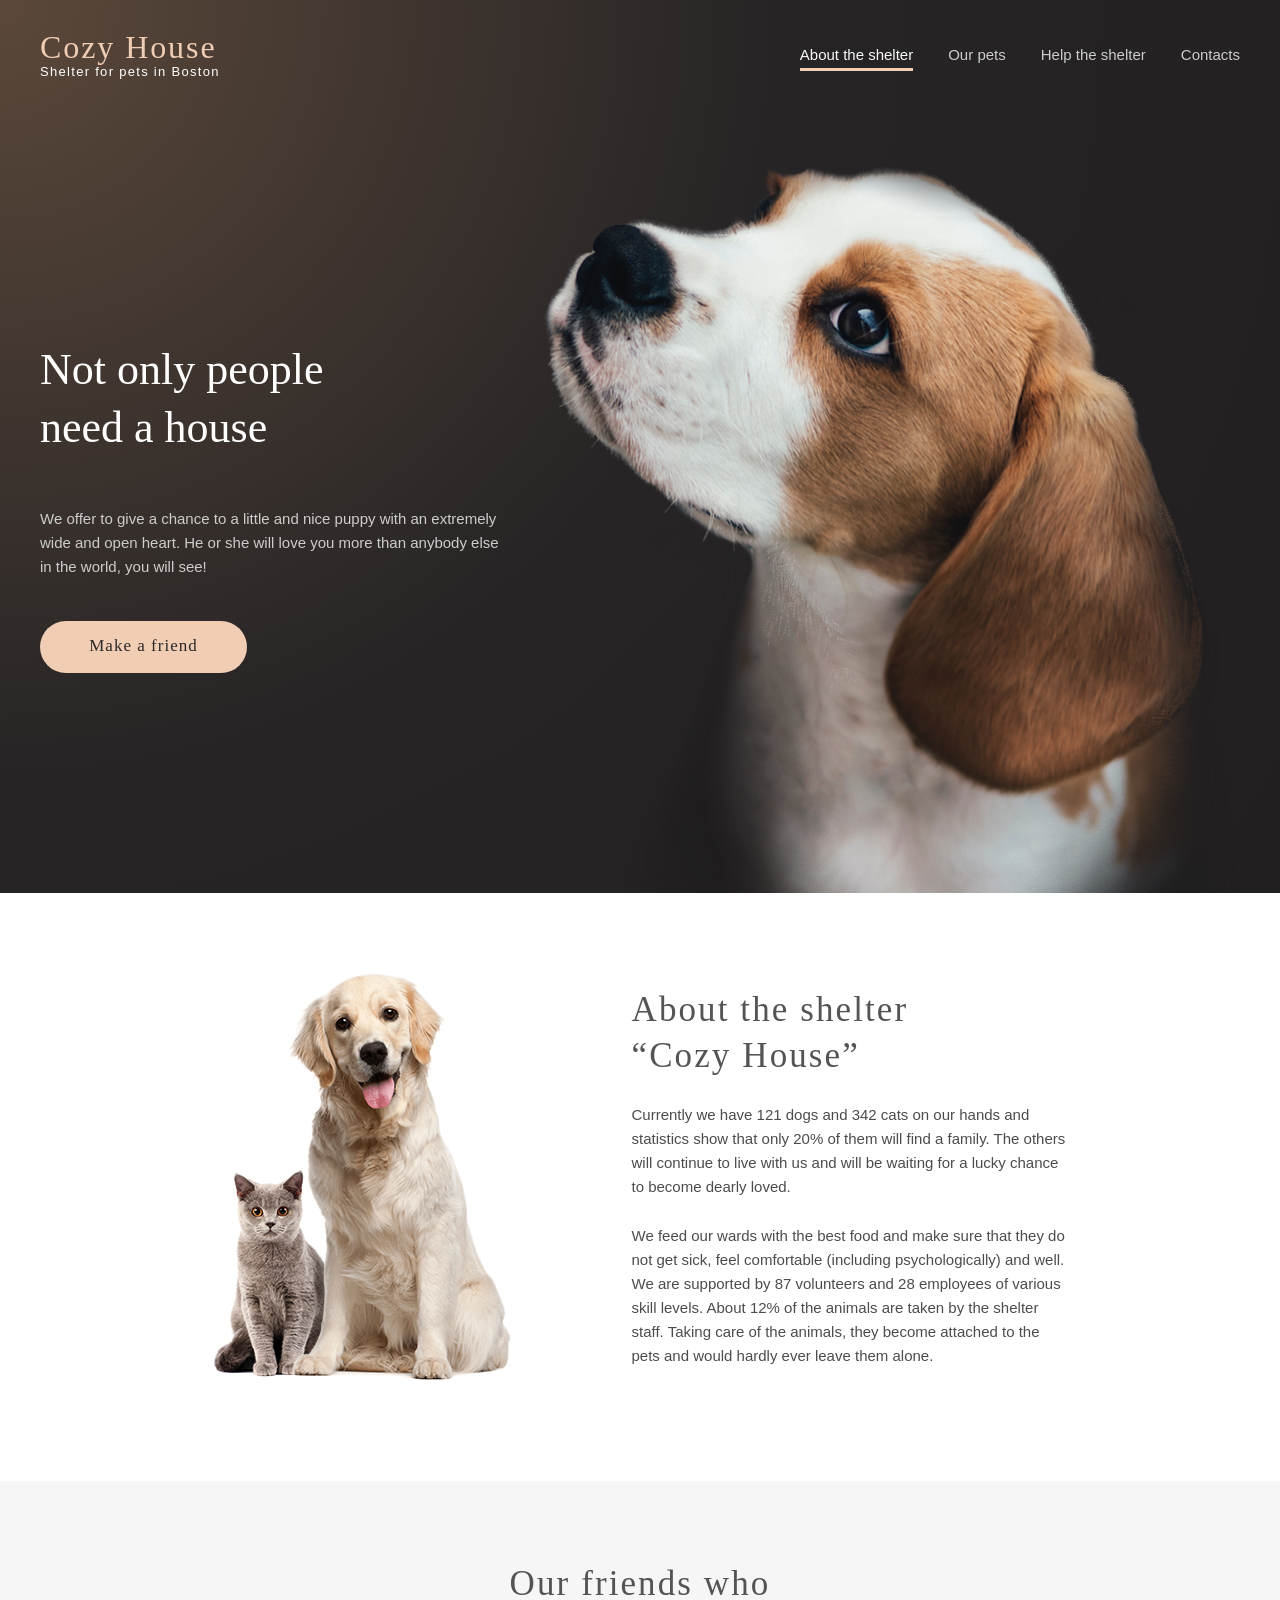
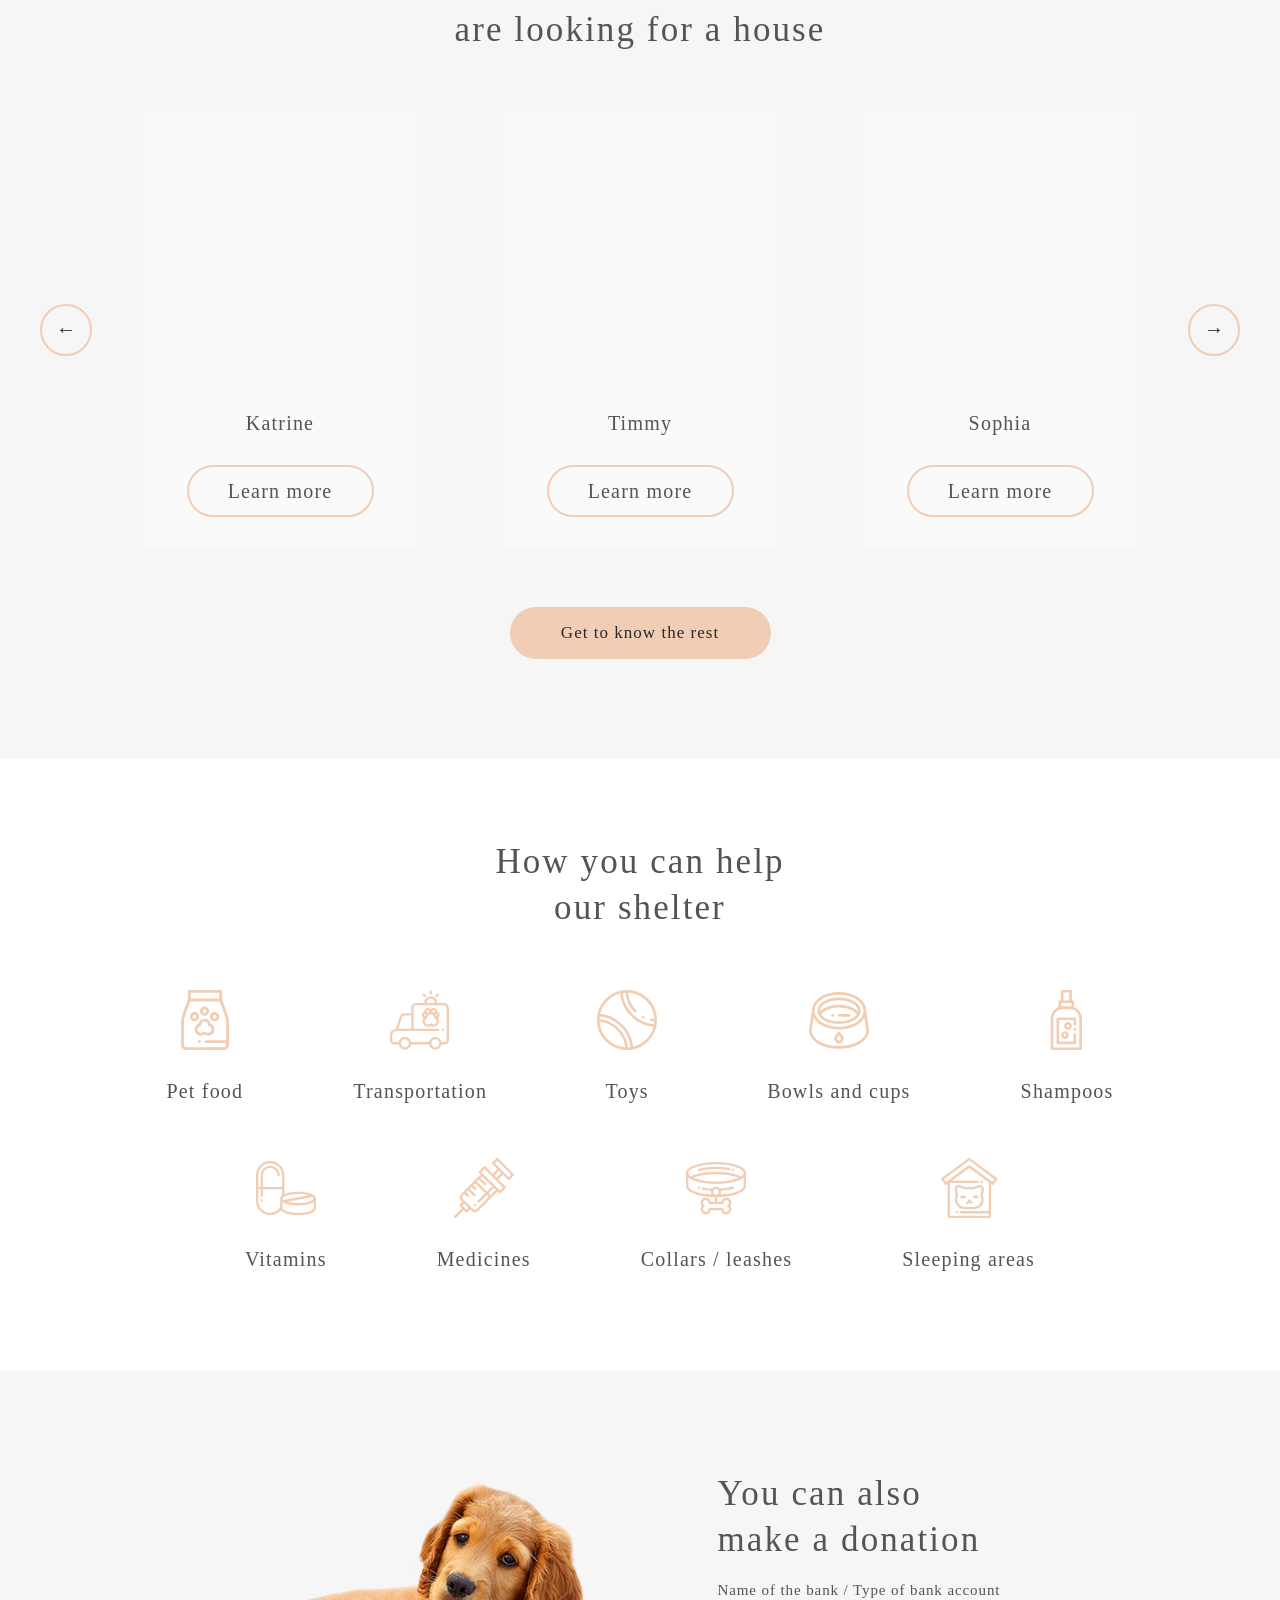
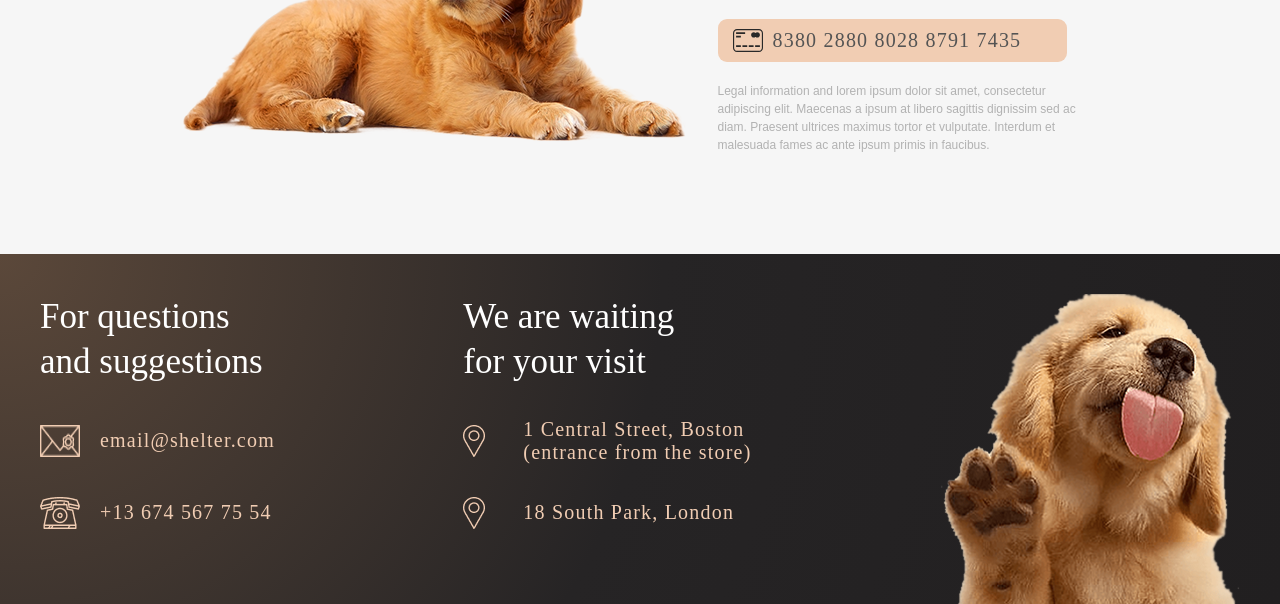
<file: shelter/index.html>
<!DOCTYPE html>
<html lang="en">
<head>
    <meta charset="UTF-8">
    <meta name="viewport" content="width=device-width, initial-scale=1.0">
    <title>Document</title>
    <link rel="stylesheet" href="./style/style.css">
    
    <link rel="icon" type="image/png" href="./assets/icons/favicon.png">
</head>
<body>
    <header class="header header--main">
        <div class="container">
            <div class="header__container">
                <div class="header__logo">
                    <a href="#" class="logo">
                        <span class="logo__title">Cozy House</span>
                        <span class="logo__subtitle">Shelter for pets in Boston</span>
                    </a>
                </div>
                <nav class="navigation">
                  <ul class="navigation__list">
                    <li class="navigation__item"><a class="navigation__link navigation__link--active" href="#about">About the shelter</a></li>
                    <li class="navigation__item"><a class="navigation__link" href="./pets.html">Our pets</a></li>
                    <li class="navigation__item"><a class="navigation__link" href="#help">Help the shelter</a></li>
                    <li class="navigation__item"><a class="navigation__link" href="#contacts">Contacts</a></li>
                  </ul>
               </nav>
                <button class="burger" type="button" aria-label="Open menu">
                    <span class="burger__line"></span>
                    <span class="burger__line"></span>
                    <span class="burger__line"></span>
                    
                </button>
            </div>
        
            <section class="hero">
                <div class="hero__content">
                    <h1 class="hero__title">Not only people <br>need a house</h1>
                    <p class="hero__subheading">We offer to give a chance to a little and nice puppy with an extremely wide and open heart. He or she will love you more than anybody else in the world, you will see!</p>
                    <a class="hero__button" href="#pets">Make a friend</a>
                    
                </div>
                <div class="hero__image">
                    <img src="./assets/images/start-screen-puppy.png" alt="screen-puppy">
                </div>
    
            </section>
        </div>
        <div class="menu-overlay"></div>
    </header>
    <main>
        
        <section class="about" id="about">
            <div class="container about__container">
                <div class="about__image">
                    <img class="about__img" src="./assets/images/about-pets.png" alt="about-pets">
                </div>
                <div class="about__content">
                    <h2 class="about__title">About the shelter “Cozy House”</h2>
                    <p class="about__text">Currently we have 121 dogs and 342 cats on our hands and statistics show that only 20% of them will find a family. The others will continue to live with us and will be waiting for a lucky chance to become dearly loved.</p>
                    <p class="about__text">We feed our wards with the best food and make sure that they do not get sick, feel comfortable (including psychologically) and well. We are supported by 87 volunteers and 28 employees of various skill levels. About 12% of the animals are taken by the shelter staff. Taking care of the animals, they become attached to the pets and would hardly ever leave them alone.</p>
                </div>

            </div>
            
        </section>
        <section class="pets" id="pets">
            <div class="container pets__container">
                <h2 class="pets__title">Our friends who<br> are looking for a house</h2>
                <div class="pets__slider">
                    <button class="slider-btn slider-btn--prev" type="button" aria-label="Previous pets">&#8592;</button>
                    <div class="pets__carousel">
                        <div class="pets__cards">
                        
        
                        </div>
                    </div>
                    
                        <button class="slider-btn slider-btn--next" type="button" aria-label="Next pets">&#8594;</button>
                    
                </div>        
                <a class="pets__button" href="./pets.html">
                    Get to know the rest
                </a>
            </div>
            
       
        </section>
        <section class="help" id="help">
            <div class="container help__container">
                <h2 class="help__title">
                    How you can help<br>
                    our shelter
                </h2>
        
                <ul class="help__list">
                    <li class="help__item">
                        <img src="./assets/icons/icon-pet-food.svg" alt="Pet food" class="help__icon">
                        <h3 class="help__item-title">Pet food</h3>
                    </li>
        
                    <li class="help__item">
                        <img src="./assets/icons/icon-transportation.svg" alt="Transportation" class="help__icon">
                        <h3 class="help__item-title">Transportation</h3>
                    </li>
        
                    <li class="help__item">
                        <img src="./assets/icons/icon-toys.svg" alt="Toys" class="help__icon">
                        <h3 class="help__item-title">Toys</h3>
                    </li>
        
                    <li class="help__item">
                        <img src="./assets/icons/icon-bowls-and-cups.svg" alt="Bowls and cups" class="help__icon">
                        <h3 class="help__item-title">Bowls and cups</h3>
                    </li>
        
                    <li class="help__item">
                        <img src="./assets/icons/icon-shampoos.svg" alt="Shampoos" class="help__icon">
                        <h3 class="help__item-title">Shampoos</h3>
                    </li>
        
                    <li class="help__item">
                        <img src="./assets/icons/icon-vitamins.svg" alt="Vitamins" class="help__icon">
                        <h3 class="help__item-title">Vitamins</h3>
                    </li>
        
                    <li class="help__item">
                        <img src="./assets/icons/icon-medicines.svg" alt="Medicines" class="help__icon">
                        <h3 class="help__item-title">Medicines</h3>
                    </li>
        
                    <li class="help__item">
                        <img src="./assets/icons/icon-collars-leashes.svg" alt="Collars / leashes" class="help__icon">
                        <h3 class="help__item-title">Collars / leashes</h3>
                    </li>
        
                    <li class="help__item">
                        <img src="./assets/icons/icon-sleeping-area.svg" alt="Sleeping areas" class="help__icon">
                        <h3 class="help__item-title">Sleeping areas</h3>
                    </li>
                </ul>
            </div>
        </section>
        <section class="donation">
            <div class="container donation__container">
                <div class="donation__image">
                    <img src="./assets/images/donation-dog.png" alt="donation-dog">
                </div>
                <div class="donation__content">
                    <h2 class="donation__title">You can also<br> make a donation</h2>
                    <p class="donation__text">Name of the bank / Type of bank account</p>
                    <a class="donation-card">
                        <img src="./assets/icons/credit-card.svg" alt="credit-card" class="credit_card_img">
                        <span class="credit_card_info">8380 2880 8028 8791 7435</span>
                    </a>
                    <p class="donation__info">Legal information and lorem ipsum dolor sit amet, consectetur adipiscing elit. Maecenas a ipsum at libero sagittis dignissim sed ac diam. Praesent ultrices maximus tortor et vulputate. Interdum et malesuada fames ac ante ipsum primis in faucibus.</p>
                </div>

            </div>
        </section>
    </main>

    <footer class="footer" id="contacts">
        <div class="footer_cards">
            <div class="footer__contacts">
                <div class="footer__title">
                    <span>For questions</span><br class="footer-br footer-br--desktop">
                    <span>and </span><br class="footer-br footer-br--mobile">
                    <span>suggestions</span>
                </div>
               <a class="footer__mail" href="mailto:email@shelter.com">
                <img src="./assets/icons/mail.png" alt="mail" class="footer_image">
                <span class="footer__info" >email@shelter.com</span>
               </a>
               <a class="footer__tel" href="tel:+136745677554">
                <img src="./assets/icons/phone.png" alt="phone" class="footer_image">
                <span class="footer__info" >+13 674 567 75 54</span>
               </a>
            </div>
            <div class="footer__location">
                <div class="footer__title">
                    <span>We are waiting</span><br class="footer-br footer-br--desktop">
                    <span>for </span><br class="footer-br footer-br--mobile">
                    <span>your visit</span>
                </div>
                   <a class="footer__marker" href="https://maps.google.com" target="_blank">
                      <img src="./assets/icons/icon-marker.png" alt="marker" class="footer_image">
                      <span class="footer__info">1 Central Street, Boston<br> (entrance from the store)</span>
                   </a>
                   <a class="footer__marker" href="https://maps.google.com" target="_blank">
                      <img src="./assets/icons/icon-marker.png" alt="marker" class="footer_image">
                      <span class="footer__info">18 South Park, London </span>
                   </a>
            </div>
            <div class="footer__puppy">
                <img src="./assets/images/footer-puppy.png" alt="puppy" class="footer__puppy__img">
            </div>
        </div>

        
    </footer>
    <div class="modal">
        <div class="modal__content">
          <button class="modal-close" type="button" aria-label="Close popup">×</button>
      
          <div class="modal__body"></div>
        </div>
      </div>
    <script src="./js/index.js"></script>    
</body>
</html>
</file>
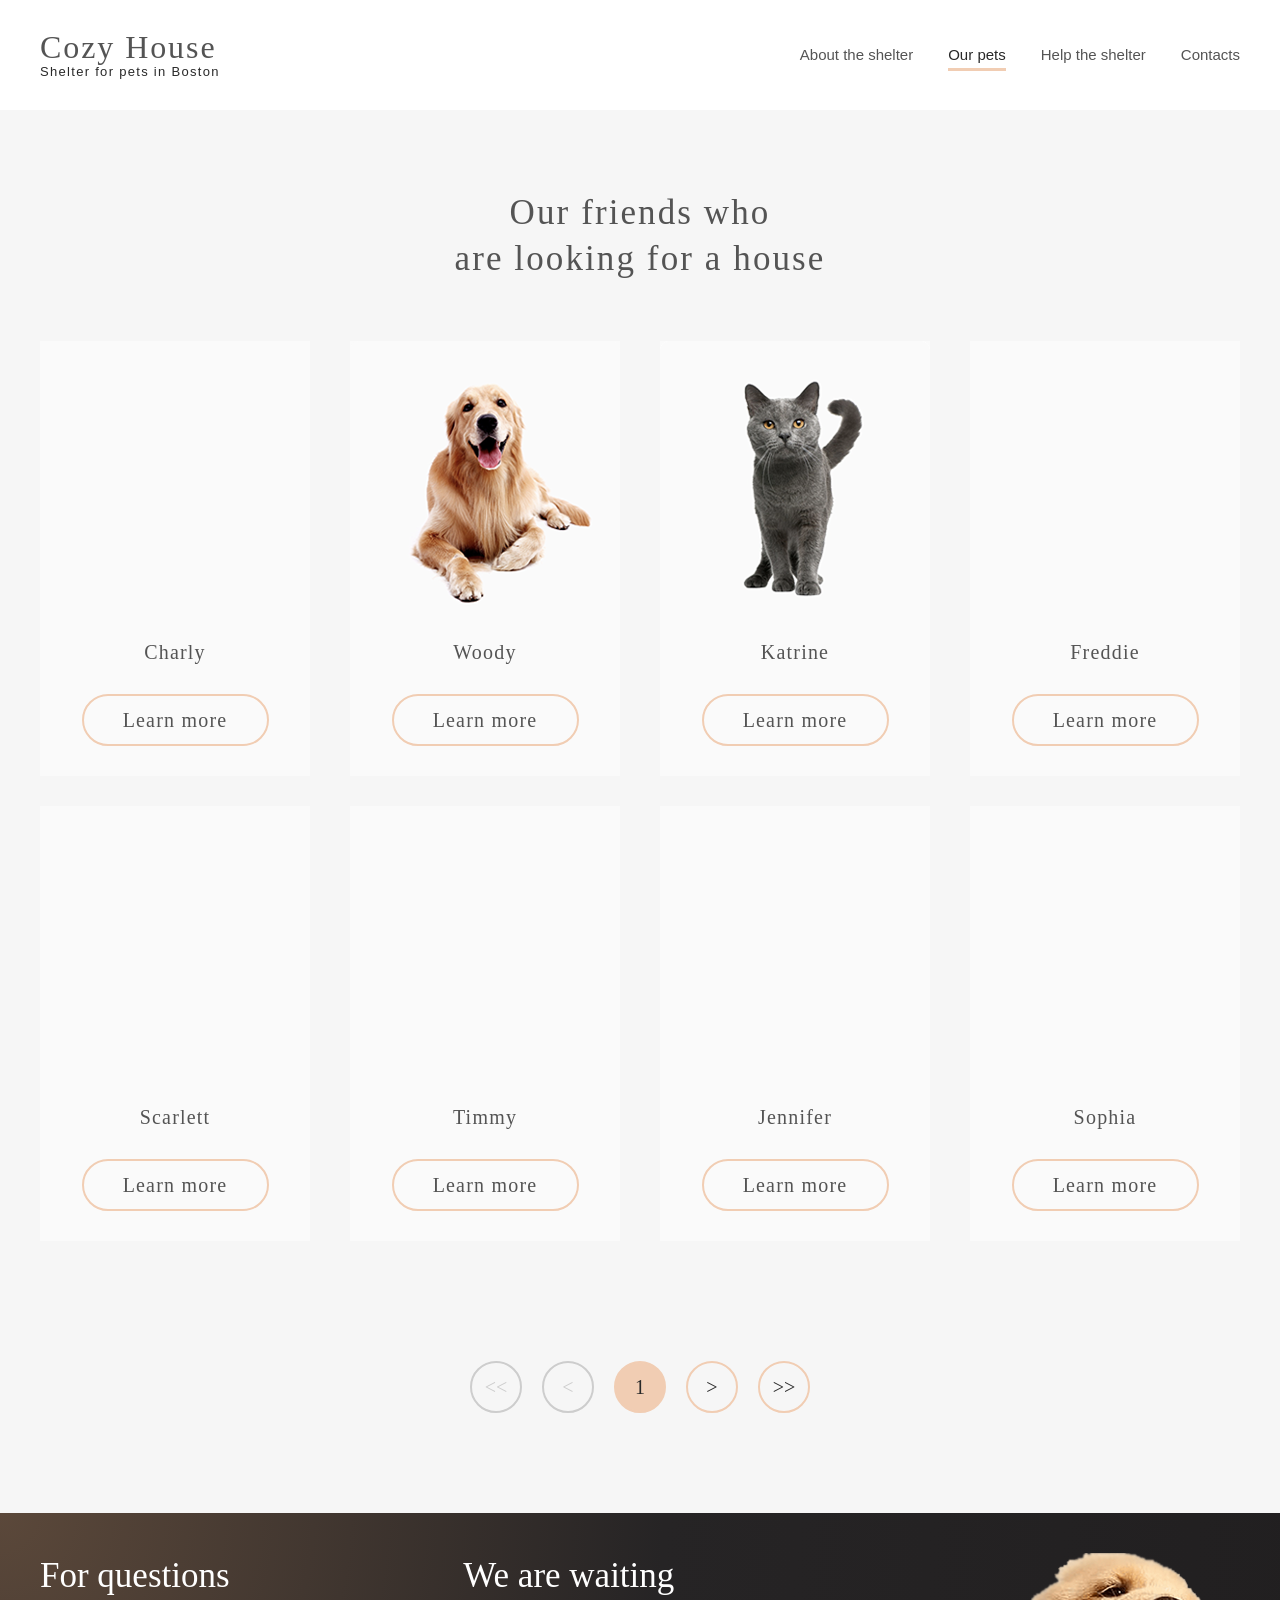
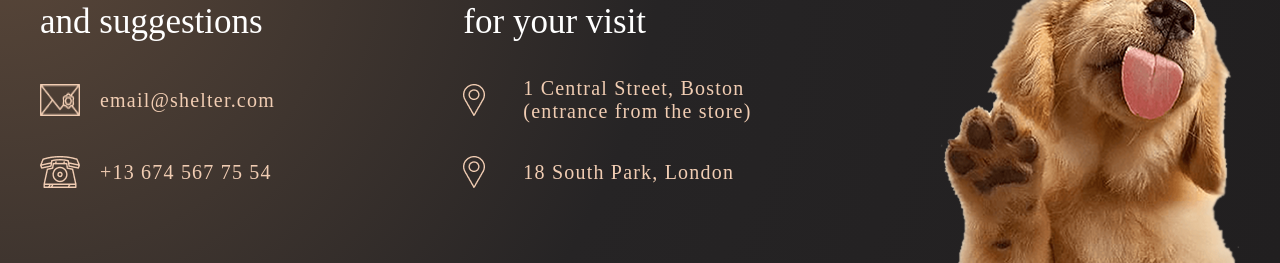
<file: shelter/pets.html>
<!DOCTYPE html>
<html lang="en">
<head>
    <meta charset="UTF-8">
    <meta name="viewport" content="width=device-width, initial-scale=1.0">
    <title>Document</title>
    <link rel="stylesheet" href="./style/style.css">
    <link rel="icon" type="image/png" href="./assets/icons/favicon.png">
</head>
<body class="page page--pets">
    <header class="header header--pets">
        <div class="container">
            <div class="header__container">
                <div class="header__logo">
                    <a href="./index.html" class="logo">
                        <span class="logo__title">Cozy House</span>
                        <span class="logo__subtitle">Shelter for pets in Boston</span>
                    </a>
                </div>
                <nav class="navigation">
                    <ul class="navigation__list">
                        <li class="navigation__item">
                            <a class="navigation__link" href="./index.html">
                                About the shelter
                            </a>
                        </li>
                    
                        <li class="navigation__item">
                            <a class="navigation__link navigation__link--active" href="#">
                                Our pets
                            </a>
                        </li>
                    
                        <li class="navigation__item">
                            <a class="navigation__link" href="./index.html#help">
                                Help the shelter
                            </a>
                        </li>
                    
                        <li class="navigation__item">
                            <a class="navigation__link" href="#contacts">
                                Contacts
                            </a>
                        </li>
                    </ul>
                
                  
              
               </nav>
               <button class="burger" type="button" aria-label="Open menu">
                   <span class="burger__line"></span>
                   <span class="burger__line"></span>
                   <span class="burger__line"></span>
              </button>
            </div>
        </div>
        <div class="menu-overlay"></div>
    </header>
    <main>
        <section class="pets pets--page" id="pets">
            <div class="container pets__container">
                <h1 class="pets__title">Our friends who<br> are looking for a house</h1>
                <div class="pets__cards pets__cards--page">
            
                </div>  
                <div class="pagination">
                    <div class="pagination">
                        <button class="pagination__btn pagination__btn--first pagination__btn--disabled" type="button" disabled>
                          &lt;&lt;
                        </button>
                      
                        <button class="pagination__btn pagination__btn--prev pagination__btn--disabled" type="button" disabled>
                          &lt;
                        </button>
                      
                        <button class="pagination__btn pagination__btn--current pagination__btn--active" type="button">
                          1
                        </button>
                      
                        <button class="pagination__btn pagination__btn--next" type="button">
                          &gt;
                        </button>
                      
                        <button class="pagination__btn pagination__btn--last" type="button">
                          &gt;&gt;
                        </button>
                      </div>
                </div>      
                
            </div>
            
       
        </section>
    
    </main>
    <footer class="footer" id="contacts">
        <div class="footer_cards">
            <div class="footer__contacts">
                <div class="footer__title">
                    <span>For questions</span><br class="footer-br footer-br--desktop">
                    <span>and </span><br class="footer-br footer-br--mobile">
                    <span>suggestions</span>
                </div>
               <a class="footer__mail" href="mailto:email@shelter.com">
                <img src="./assets/icons/mail.png" alt="mail" class="footer_image">
                <span class="footer__info" >email@shelter.com</span>
               </a>
               <a class="footer__tel" href="tel:+136745677554">
                <img src="./assets/icons/phone.png" alt="phone" class="footer_image">
                <span class="footer__info" >+13 674 567 75 54</span>
               </a>
            </div>
            <div class="footer__location">
                <div class="footer__title">
                    <span>We are waiting</span><br class="footer-br footer-br--desktop">
                    <span>for </span><br class="footer-br footer-br--mobile">
                    <span>your visit</span>
                </div>
                   <a class="footer__marker" href="https://maps.google.com" target="_blank">
                      <img src="./assets/icons/icon-marker.png" alt="marker" class="footer_image">
                      <span class="footer__info">1 Central Street, Boston<br> (entrance from the store)</span>
                   </a>
                   <a class="footer__marker" href="https://maps.google.com" target="_blank">
                      <img src="./assets/icons/icon-marker.png" alt="marker" class="footer_image">
                      <span class="footer__info">18 South Park, London </span>
                   </a>
            </div>
            <div class="footer__puppy">
                <img src="./assets/images/footer-puppy.png" alt="puppy" class="footer__puppy__img">
            </div>
        </div>

        
    </footer>
    <div class="modal">
        <div class="modal__content">
          <button class="modal-close" type="button" aria-label="Close popup">×</button>
      
          <div class="modal__body"></div>
        </div>
      </div>
    <script src="./js/index.js"></script>
</body>
</html>
</file>
<file: shelter/style/style.css>
html {
    scroll-behavior: smooth;
  }
  
  * {
    box-sizing: border-box;
    
  }
  
  html,
  body {
    width: 100%;
    
    overflow-x: hidden;
  }
  
  body {
    margin: 0;
  }
  html.no-scroll,
  body.no-scroll {
    overflow: hidden;
  }
  
  
  img {
    max-width: 100%;
    display: block;
  }
  .header--main{
    background:
    radial-gradient(
      circle at top left,
      #5b483a 0%,
      #262425 50%,
      #211F20 100%
    );
}


.container{
    max-width: 1280px;
    width: 100%;
    margin: 0 auto;
    padding: 0 40px;
    
}
.header__container{

    display: flex;
    justify-content: space-between;
    align-items: center;
    
   padding-top: 30px;  
}

.navigation{
    display: flex;
    gap: 35px;
    
}
.navigation__list{
    display: flex;
    gap: 35px;
    list-style: none;
    align-items: center;
    margin: 0;
    padding:0;
    
}
.navigation__link {
    position: relative;
  
    display: flex;
    text-decoration: none;
    color: #CDCDCD;
    transition: color 0.3s ease;
    font-family: Arial, sans-serif;
    font-size: 15px;
    line-height: 160%;
    font-weight: 400;
  }
  
  .navigation__link:hover {
    color: #FAFAFA;
  }
  
  .navigation__link--active {
    pointer-events: none;
    cursor: default;
    color: #FAFAFA;
  }
  .navigation__link::after {
    content: "";
  
    position: absolute;
    left: 0;
    bottom: -4px;
  
    width: 100%;
    height: 3px;
  
    background-color: #F1CDB3;
  
    opacity: 0;
    transition: opacity 0.3s ease;
  }
  
  
  .navigation__link--active::after {
    opacity: 1;
  }
  
  
  .navigation__link:hover::after {
    opacity: 1;
  }


  .navigation__item{
   
    color: #F1CDB3;
  }

  .header--pets .navigation__link {
    color: #545454;
  }
  
  .header--pets .navigation__link:hover {
    color: #292929;
  }
  
  .header--pets .navigation__link--active {
    color: #292929;
   
  }
  .menu-overlay {
    position: fixed;
    inset: 0;
    background: rgba(41, 41, 41, 0.6);
    opacity: 0;
    visibility: hidden;
    transition: opacity 0.3s ease;
    z-index: 5;
  }
  .menu-overlay--open {
    opacity: 1;
    visibility: visible;
  }
  
  .header--pets .header__container {
    padding: 30px 0;
}
.header__logo{
    gap: 10px;
}
.logo {
    text-decoration: none;
    display: flex;
    flex-direction: column;
  }
.logo__title{
    display: block;
    color: #F1CDB3; 
    
    font-family: Georgia, 'Times New Roman', Times, serif;
    font-size: 32px;
    line-height: 110%;
    letter-spacing: 0.06em;
    
}
.logo__subtitle{
    display: block;
    color: #FFFFFF;
    font-family: Arial, Helvetica, sans-serif;
    font-size: 13px;
    letter-spacing: 0.1em;
    line-height: 115%;
    
}


.header--pets .logo__title {
    color: #545454;
  }
  
  .header--pets .logo__subtitle {
    color: #292929;
  }
.hero{
    display: flex;
    padding-top: 5px;
    margin: 0;
    gap:42px;
    
}


.hero__content{
    display: flex;
    flex-direction: column;
    align-items:flex-start;
    justify-content: center;
    
    width: 460px;
    
}
.hero__title{
    font-family: Georgia, 'Times New Roman', Times, serif;
    font-size: 44px;
    line-height: 1.3;
    color: #FFFFFF;
    font-weight: 400;
    
}
.hero__subheading{
    font-family: Arial, Helvetica, sans-serif;
    font-size: 15px;
    line-height: 1.6;
    color: #CDCDCD;
    padding-bottom: 27px;
}
.hero__button{
    display: inline-block;
    width: 207px;
    height: 52px;
    background-color:#F1CDB3;
    text-decoration: none;
    border-radius: 100px;
    text-align: center;
    line-height: 50px;
    color: #292929;
    font-size: 17px;
    font-family: Georgia, 'Times New Roman', Times, serif;
    letter-spacing: 0.06em;
    cursor: pointer;
  
   
    
}
.hero__image{
    display: block;
    padding-top: 80px;
    
}
.about{
    background-color: #FFFFFF;
    padding: 80px 0 100px;
}

.about__container{
    
    display: flex;
    justify-content: center;
    align-items: center;
    gap:120px
 
}
.about__image{
    width: 300px;
    height: 408px;
    flex-shrink: 0;
}
.about__img {
    display: block;
    width: 300px;
    height: 408px;
}
.about__content{
    max-width: 437px;
    height: 380px;
    display: flex;
    flex-direction: column;
   
}

.about__title{
    
    font-size: 35px;
    letter-spacing: 0.06em;
    line-height: 130%;
    color: #545454;
    font-weight: 400;
    width: 370px;
    margin:0 0 25px;
}
.about__text{
    font-family: Arial, Helvetica, sans-serif;
    color: #4C4C4C;
    font-size: 15px;
    line-height: 160%;
    font-weight: 400;
    margin: 0;
    
   
}
.about__text:not(:last-child) {
    margin-bottom: 25px;
}
.pets {
    
    background-color: #F6F6F6;
    padding: 80px 0 100px;
    
}
.pets__container {
    max-width: 1280px;
    display: flex;
    flex-direction: column;
    align-items: center;
  }
.pets__title{
    margin: 0 0 60px;
    color: #545454;
    font-family: Georgia, 'Times New Roman', Times, serif;
    font-size: 35px;
    font-weight: 400;
    width: 400px;
    text-align: center;
    letter-spacing: 0.06em;
    line-height: 130%;
}
.pets__slider{
    display: flex;
    align-items: center;
    justify-content: space-between;
   gap: 0px;
    width: 100%;
    max-width: 1200px;
    margin:  auto;

}
.pets__cards {
    display: flex;
  gap: 90px;
  width: 990px;
  overflow: hidden;
  }
  .pets__carousel {
    overflow: hidden;
  }
  .pets__cards {
    transition: transform 0.5s ease;
  }
  
  .pets__cards--move-left {
    transform: translateX(-100%);
  }
  
  .pets__cards--move-right {
    transform: translateX(100%);
  }
  
  .pets__cards--from-left {
    transition: none;
    transform: translateX(-100%);
  }
  
  .pets__cards--from-right {
    transition: none;
    transform: translateX(100%);
  }
  
.pets__card{
    max-width: 270px;
    min-width: 270px;
    height: 435px;
    display: flex;
    flex-direction: column;
    
    align-items:center;
    transition: 0.3s ease;
    background-color: #FAFAFA;
    flex-shrink: 0;

}
.pets__button {
    display: flex;
    justify-content: center;
    align-items: center;

    width: 261px;
    height: 52px;
    margin-top: 60px;

    background: #F1CDB3;
    border-radius: 100px;

    font-family: Georgia, serif;
    font-size: 17px;
    letter-spacing: 0.06em;
    color: #292929;

    text-decoration: none; 
    cursor: pointer;
}

.slider-card-img{
    width: 270px;
    height: 270px;
    margin-bottom: 30px;
}
.pets__card span{
    margin-bottom: 30px;
    font-size: 20px;
    font-family: Georgia, 'Times New Roman', Times, serif;
    color: #545454;
    letter-spacing: 0.06em;
}

.slider__btn {
    width: 187px;
    height: 52px;
    background: transparent;
    border: 2px solid #F1CDB3;
    border-radius: 100px;
    font-family: Georgia, serif;
    font-size: 20px;
    letter-spacing: 0.06em;
    color: #545454;
    cursor: pointer;
    margin-bottom: 30px;
}

.slider-btn {
    width: 52px;
    height: 52px;
    border: 2px solid #F1CDB3;
    border-radius: 50%;
    background: transparent;
    font-size: 20px;
    color: #292929;
    cursor: pointer;
    flex-shrink: 0;
    
}
button,
a {
  cursor: pointer;
}
.pets__card:hover{
    
    background-color: #FFFFFF;
    cursor: pointer;
  }

.hero__button:hover,
.pets__button:hover,
.slider__btn:hover,
.slider-btn:hover {
  background-color: #FDDCC4;
}
.slider-btn:hover {
    background-color: #FDDCC4;
    border-color: #FDDCC4;
  }

  .hero__button,
  .pets__button,
  .slider__btn,
  .slider-btn,
  .pets__card,
  .navigation__link,
  .footer__info {
      transition: all 0.3s ease;
  }
.help{
    padding: 80px 0 100px;
}
.help__container{
    display: flex;
    flex-direction: column;
    align-items: center;
    height: auto;
    min-height: auto;
    gap: 0;
    justify-content: flex-start;
}
.help__title{
    font-family: Georgia, 'Times New Roman', Times, serif;
    font-size: 35px;
    letter-spacing: 0.06em;
    font-weight: 400;
    line-height: 130%;
    margin:0 0 60px;
    text-align: center;
    color: #545454;
    text-align: center;

}
.help__list {
    width: 1026px;
    max-width: 1026px;

    display: flex;
    flex-wrap: wrap;
    justify-content: center;

    column-gap: 110px;
    row-gap: 55px;

    margin: 0 auto;
    padding: 0;

    list-style: none;
}


.help__item {
    width: auto;
    flex: 0 0 auto;

    display: flex;
    flex-direction: column;
    align-items: center;
    gap: 30px;
}

.help__icon {
    display: block;
    width: 60px;
    height: 60px;
}

.help__item-title {
    margin: 0;

    font-family: Georgia, 'Times New Roman', Times, serif;
    font-size: 20px;
    line-height: 115%;
    letter-spacing: 0.06em;
    font-weight: 400;

    color: #545454;
    text-align: center;
    white-space: nowrap;
}
.donation {
    background-color: #F6F6F6;
      
}
.donation__container {
    display: flex;
    justify-content: center;
    align-items: center;
    padding: 100px 0 100px;
    background-color: #F6F6F6;
    gap: 30px;
}
.donation__content{
    display: flex;
    flex-direction: column;
    gap:20px;
    width: 380px;
    
    
}
.donation__image{
    width: 505px;
    height: 261px;
}

.donation__title,
.donation__text,
.donation__info {
  margin: 0;
}
.donation__title{
    color: #545454;
    font-family: Georgia, 'Times New Roman', Times, serif;
    font-weight: 400;
    font-size: 35px;
    letter-spacing: 0.06em;
    line-height: 130%;
}
.donation__text{
    color: #545454;
    font-family: Georgia, 'Times New Roman', Times, serif;
    font-size: 15px;
    letter-spacing: 0.06em;
    line-height: 110%;
}
.donation-card{
    display: flex;
    align-items: center;
    gap: 10px;
    width: 349px;
    height: 43px;
    padding: 0 15px;
    background-color: #F1CDB3;
    border-radius: 9px;
    text-decoration: none;
}
.credit_card_img{
    
    width: 30px;
    height: 23px;

}
.credit_card_info{
    
    font-family: Georgia, 'Times New Roman', Times, serif;
    font-size: 20px;
    color: #545454;
    letter-spacing: 0.06em;
    line-height: 130%;
}
.donation__info{
    font-family: Arial, Helvetica, sans-serif;
    font-size: 12px;
    color:#B2B2B2;
    line-height: 18px;

}

footer{
    background:
    radial-gradient(
      circle at top left,
      #5b483a 0%,
      #262425 50%,
      #211F20 100%
    );
}
.footer_cards{
    display: flex;
    justify-content: space-between;
    
    max-width: 1200px;
    height: 350px;
    margin: 0 auto;
    padding-top: 40px;
    
}
.footer__contacts,
.footer__location{
    display: flex;
    flex-direction: column;
    
}
.footer__contacts {
    gap: 40px;
  }
  
  .footer__location {
    gap: 33px;
  }
  
.footer__title{
    color:#FFFFFF;
    font-family: Georgia, 'Times New Roman', Times, serif;
    font-size: 35px;
    font-weight: 400;
    line-height: 130%;
}
.footer__mail,
.footer__tel,
.footer__marker {
    display: grid;
    grid-template-columns: 40px 1fr;
    align-items: center;
    column-gap: 20px;
    text-decoration: none;
  
}
.footer-br--mobile {
    display: none;
  }
.footer_image{
    max-width: 40px;
  height: 32px;
  flex-shrink: 0;
    
}
.footer__info{
    font-family: Georgia, serif;
    font-size: 20px;
    letter-spacing: 0.06em;
    line-height: 115%;
    color: #F1CDB3;
    font-weight: 400;
    margin: 0;
    text-decoration: none;
}

.footer__puppy__img {
    display: block;
    width: 300px;
    height: 310px;
    align-self: flex-end;
  }
.footer__puppy{
    
    margin-right: 0;
}
.footer__mail:hover .footer__info,
.footer__tel:hover .footer__info,
.footer__marker:hover .footer__info {
  color: #FDDCC4;
}
.hero__button,
.pets__button,
.slider__btn,
.slider-btn,
.pets__card,
.navigation__link,
.footer__info {
  transition: all 0.3s ease;
}
.pets__card {
  background-color: #FAFAFA;
  cursor: pointer;
  transition: background-color 0.3s ease;
  -webkit-tap-highlight-color: transparent;
}

.pets__card:hover {
  background-color: #FFFFFF;
}

.pets__card:hover .slider__btn {
  background-color: #FDDCC4;
  border-color: #FDDCC4;
}
.pets--page {
    background-color: #F6F6F6;
    padding: 80px 0 100px;
    width: 100%;
}


.pets__cards--page {
    display: grid;
    grid-template-columns: repeat(4, 270px);

    /* 270 * 4 + 40 * 3 = 1200 */
    gap: 30px 40px;
    width: 1200px;
    overflow: visible;
}

.pets__cards--page .pets__card {
    width: 270px;
    height: 435px;
}
.pets__card-name {
    margin-bottom: 30px;

    font-family: Georgia, 'Times New Roman', Times, serif;
    font-size: 20px;
    line-height: 115%;
    letter-spacing: 0.06em;
    color: #545454;
}


.pagination {
    display: flex;
    justify-content: center;
    gap: 20px;

    margin-top: 60px;
}

.pagination__btn {
    width: 52px;
    height: 52px;

    border: 2px solid #F1CDB3;
    border-radius: 50%;
    background: transparent;

    font-family: Georgia, 'Times New Roman', Times, serif;
    font-size: 20px;
    line-height: 115%;
    color: #292929;

    cursor: pointer;
    transition: all 0.3s ease;
}


.pagination__btn--active {
    background-color: #F1CDB3;
    border-color: #F1CDB3;
}


.pagination__btn:disabled,
.pagination__btn--disabled {
    border-color: #CDCDCD;
    color: #CDCDCD;
    background-color: transparent;
    cursor: default;
}


.pagination__btn:not(:disabled):hover {
    background-color: #FDDCC4;
    border-color: #FDDCC4;
}

.burger {
    display: none;
    width: 30px;
    height: 22px;
    padding: 0;
    border: none;
    background: transparent;
    color: #F1CDB3;
    cursor: pointer;
    flex-direction: column;
    justify-content: space-between;
  }
  
  .burger__line {
    display: block;
    width: 30px;
    height: 2px;
    background-color: currentColor;
  }

  .modal .modal__list {
    margin: 0;
    padding-left: 15px;
    list-style: disc;
    font-family: Georgia, 'Times New Roman', serif;
    font-size: 15px;
    line-height: 17px;
    letter-spacing: 0.06em;
    font-weight: 400;
    color: #000000;
  }
  
  .modal .modal__list li {
    margin-bottom: 10px;
  }
  
  .modal .modal__list li::marker {
    color: #F1CDB3;
    font-size: 12px;
  }
  
  .modal .modal__list-title {
    font-weight: 700;
  }

  @media (max-width: 1279px) and (min-width: 768px) {
    .container {
      max-width: 768px;
      padding: 0 30px;
    }
  
    .header__container {
      padding-top: 30px;
    }
  
    .hero {
      flex-direction: column;
      align-items: center;
      margin-top: 60px;
    }
  
    .hero__content {
      width: 460px;
      padding-top: 0;
      margin-bottom: 0;
      align-items: flex-start;
    }
  
    .hero__title {
      margin: 0 0 42px;
    }
  
    .hero__subheading {
      margin: 0 0 42px;
      padding-bottom: 0;
    }
  
    .hero__button {
      align-self: center;
    }
  
    .hero__image {
      width: 569px;
      height: auto;
      padding: 0;
      margin-top: 100px;
      align-self: flex-end;
    }
  
    .hero__image img {
      width: 100%;
      height: auto;
    }
    .about__container {
        flex-direction: column-reverse;
        gap: 80px;
        padding-top: 80px;
        padding-bottom: 100px;
      }
    
      .about__content {
        width: 430px;
        height: auto;
      }
    
      .about__title {
        width: 370px;
        margin: 0;
        
      }
    
      .about__image {
        width: 300px;
        height: 408px;
      }
    
      .about__image img {
        width: 100%;
        height: auto;
      }

      .help {
        padding: 80px 0 100px;
      }
    
      .help__container {
        display: flex;
        flex-direction: column;
        align-items: center;
      }
    
      .help__title {
        width: 400px;
        height: 90px;
        margin: 0 0 60px;
    
        font-size: 35px;
        line-height: 130%;
        letter-spacing: 0.06em;
        text-align: center;
      }
    
      .help__list {
        width: 630px;
        max-width: 630px;
    
        display: grid;
        grid-template-columns: repeat(3, 170px);
        column-gap: 60px;
        row-gap: 55px;
    
        margin-left: 0;
        margin-right: auto;
        padding: 0;
        list-style: none;
      }
    
      .help__item {
        width: 308px;
    
        display: flex;
        flex-direction: column;
        align-items: center;
        gap: 30px;
      }
    
      .help__icon {
        width: 60px;
        height: 60px;
      }
    
      .help__item-title {
        margin: 0;
    
        font-size: 20px;
        line-height: 115%;
        letter-spacing: 0.06em;
        text-align: center;
        white-space: nowrap;
      }
      .pets {
        padding: 80px 0 100px;
      }
    
      .pets__title {
        margin-bottom: 60px;
      }
    
      .pets__slider {
        width: 100%;
        gap: 12px;
      }
    
      .pets__cards {
        width: 580px;
        gap: 40px;
        overflow: hidden;
      }
    
      .pets__card {
        width: 270px;
        flex-shrink: 0;
      }
      
    
      .pets__button {
        margin-top: 50px;
      }

      .pets--page {
        padding: 80px 0 76px;
      }
      
      
      .pets--page .pets__title {
        margin-bottom: 30px;
      }
      
      
      .pets--page .pets__cards--page {
        width: 580px;
        max-width: 580px;
      
        display: grid;
        grid-template-columns: repeat(2, 270px);
        gap: 30px 40px;
      
        overflow: visible;
      }
      .pets--page .pets__card:nth-child(n + 7) {
        display: none;
      }
      .donation__container {
        flex-direction: column-reverse;
        gap: 60px;
        padding: 80px 0 100px;
      }
    
      .donation__content {
        width: 380px;
      }
    
      .donation__image {
        width: 505px;
        height: auto;
      }
    
      .donation__image img {
        width: 100%;
        height: auto;
      }
      .footer_cards {
        max-width: 768px;
        height: auto;
    
        display: flex;
        flex-wrap: wrap;
        justify-content: center;
        align-items: flex-start;
    
        column-gap: 60px;
        row-gap: 60px;
    
        padding: 30px 30px 0;
      }
    
      .footer__contacts {
        width: 278px;
        gap: 40px;
      }
    
      .footer__location {
        width: 302px;
        gap: 33px;
      }
    
      .footer__title {
        margin: 0;
      }
    
      .footer__puppy {
        width: 300px;
        margin: 0 auto;
      }
    
      .footer__puppy__img {
        width: 300px;
        height: 310px;
      }
      .footer__marker {
        align-items: flex-start;
        gap:5px;
        
      }
    
      .footer__marker .footer_image {
        align-self: flex-start;
        margin-top: 0;
      }
      
  }
  @media (max-width: 767px) {
    .container {
      max-width: 320px;
      padding: 0 10px;
    }
  
    .header__container {
      padding-top: 30px;
      align-items: center;
    }
  
    
  
    .burger {
      display: flex;

    }
.burger__line{
    color: #F1CDB3;
}
  
    .hero {
      flex-direction: column;
      align-items: center;
      margin-top: 60px;
    }
  
    .hero__content {
      width: 300px;
      padding-top: 0;
      margin-bottom: 0;
      align-items: center;
      text-align: center;
    }
  
    .hero__title {
      width: 260px;
      margin: 0 0 42px;
  
      font-size: 25px;
      line-height: 130%;
      letter-spacing: 0.06em;
      text-align: center;
    }
  
    .hero__subheading {
      width: 300px;
      margin: 0 0 42px;
      padding-bottom: 0;
  
      font-size: 15px;
      line-height: 160%;
      text-align: center;
    }
  
    .hero__button {
      margin: 0;
    }
  
    
    .hero__image {
      width: 260px;
      height: auto;
      padding: 0;
      margin-top: 65px;
      align-self: flex-end;
    }
  
    .hero__image img {
      width: 100%;
      height: auto;
    }
    .about__container {
        flex-direction: column-reverse;
        align-items: center;
    
        padding-top: 42px;
        padding-bottom: 42px;
        padding-left: 15px;
        padding-right: 15px;
        width: 300px;
        gap: 42px;
      }
    
      .about__content {
       
        height: auto;
    
        align-items: center;
        gap: 22px;
      }
    
      .about__title {
        width: 250px;
        margin: 0;
    
        font-size: 25px;
        line-height: 130%;
        letter-spacing: 0.06em;
        text-align: center;
      }
    
      .about__text {
        width: 270px;
        margin: 0;
        
        font-size: 15px;
        line-height: 160%;
        text-align: justify;
      }
    
      .about__image {
        width: 260px;
        height: auto;
      }
    
      .about__image img {
        width: 100%;
        height: auto;
      }
      .pets {
        padding: 42px 0;
      }
    
      .pets__container {
        max-width: 320px;
        padding: 0 10px;
      }
    
      .pets__title {
        width: 300px;
        margin: 0 0 42px;
    
        font-size: 25px;
        line-height: 130%;
        letter-spacing: 0.06em;
        text-align: center;
      }
    
      .pets__slider {
        width: 270px;
    
        display: flex;
        flex-wrap: wrap;
        justify-content: center;
        align-items: center;
    
        column-gap: 80px;
        row-gap: 20px;
      }
    
      .pets__slider .pets__cards {
        order: 1;
      
        width: 270px;
        height: 435px;
      
        display: flex;
        gap: 0;
        overflow: hidden;
      }
    
      .pets__card {
        width: 270px;
        min-width: 270px;
        height: 435px;
    
        flex-shrink: 0;
      }
    
      .slider-card-img {
        width: 270px;
        height: 270px;
        margin-bottom: 30px;
      }
    
      .pets__card span {
        margin-bottom: 30px;
    
        font-size: 20px;
        line-height: 115%;
      }
    
      .slider__btn {
        width: 187px;
        height: 52px;
        margin-bottom: 0;
    
        font-size: 17px;
        line-height: 130%;
      }
    
      .slider-btn {
        width: 52px;
        height: 52px;
      }
    
      .slider-btn--prev {
        order: 2;
      }
    
      .slider-btn--next {
        order: 3;
      }
    
      .pets__button {
        width: 260px;
        height: 52px;
        margin-top: 42px;
    
        font-size: 17px;
        line-height: 130%;
      }
      .help {
        padding: 42px 0;
      }
    
      .help__container {
        max-width: 320px;
        min-height: auto;
        height: auto;
        padding: 0 10px;
    
        display: flex;
        flex-direction: column;
        align-items: center;
      }
    
      .help__title {
        width: 230px;
        margin: 0 0 42px;
    
        font-size: 25px;
        line-height: 130%;
        letter-spacing: 0.06em;
        text-align: center;
      }
    
      .help__list {
        display: grid;
        grid-template-columns: repeat(2, 130px);
        column-gap: 30px;
        row-gap: 30px;
    
        max-width: 290px;
        margin: 0 auto;
      }
    
      .help__item {
        width: 130px;
        height: 87px;
    
        display: flex;
        flex-direction: column;
        align-items: center;
        justify-content: space-between;
    
        padding: 0;
      }
    
      .help__icon {
        width: 50px;
        height: 50px;
       
    
        object-fit: contain;
      }
    
      .help__item-title {
        
       
        font-size: 15px;
        line-height: 110%;
        letter-spacing: 0.06em;
        text-align: center;
        white-space: nowrap;
      }
      .donation {
        padding: 42px 0;
      }
    
      .donation__container {
        flex-direction: column-reverse;
        gap: 42px;
    
        padding: 0 10px;
      }
    
      .donation__content {
        width: 300px;
    
        display: flex;
        flex-direction: column;
        align-items: center;
        gap: 20px;
      }
    
      .donation__title {
        width: 300px;
        margin: 0;
    
        font-size: 25px;
        line-height: 130%;
        letter-spacing: 0.06em;
        text-align: center;
      }
    
      .donation__text {
        margin: 0;
    
        font-size: 15px;
        line-height: 160%;
        letter-spacing: 0;
        text-align: center;
      }
    
      .donation-card {
        width: 281px;
        height: 43px;
        padding: 0 15px;
    
        display: flex;
        align-items: center;
        gap: 15px;
      }
    
      .credit_card_img {
        width: 30px;
        height: 23px;
        flex-shrink: 0;
      }
    
      .credit_card_info {
        font-size: 15px;
        line-height: 110%;
        letter-spacing: 0.06em;
        white-space: nowrap;
      }
    
      .donation__info {
        width: 280px;
        margin: 0;
    
        font-size: 12px;
        line-height: 18px;
        text-align: justify;
      }
    
      .donation__image {
        width: 260px;
        height: auto;
      }
    
      .donation__image img {
        width: 100%;
        height: auto;
      }
      .footer {
        width: 100%;
      }
      
      .footer_cards {
        width: 100%;
        max-width: 320px;
        height: auto;
      
        display: flex;
        flex-direction: column;
        align-items: center;
        flex-wrap: nowrap;
      
        padding: 30px 10px 0;
        row-gap: 40px;
        column-gap: 0;
      }
      
      .footer__contacts,
      .footer__location {
        width: 300px;
      
        display: flex;
        flex-direction: column;
        align-items: center;
      }
      
      .footer__contacts {
        gap: 40px;
      }
      
      .footer__location {
        gap: 40px;
      }
      
      .footer__title {
        width: 280px;
    margin: 0 auto;

    font-size: 25px;
    line-height: 130%;
    letter-spacing: 0.06em;
    text-align: center;
        
      }
      .footer-br--desktop {
        display: none;
      }
      
      .footer-br--mobile {
        display: inline;
      }
      
      .footer__mail,
      .footer__tel {
        display: grid;
        grid-template-columns: 40px auto;
        column-gap: 20px;
        align-items: center;
      
        width: 251px;
        text-decoration: none;
      }
      
    
      .footer__marker {
        display: grid;
        grid-template-columns: 22px 260px;
        column-gap: 20px;
        align-items: start;
      
        width: 300px;
        text-decoration: none;
      }
      
      .footer__marker .footer_image {
        width: 22px;
        height: 32px;
        margin-top: 5px;
      }
      
      .footer__info {
        font-size: 20px;
        line-height: 115%;
        letter-spacing: 0.06em;
      }
      
     
      .footer__puppy {
        width: 260px;
        margin: 0 auto;
      }
      
      .footer__puppy__img {
        width: 260px;
        height: auto;
      }
      .page--pets .burger {
        margin-right: 23px;
      }
      .pets--page {
        padding: 42px 0;
      }
      
      .pets--page .pets__container {
        max-width: 320px;
        padding: 0 10px;
      }
      
      .pets--page .pets__title {
        width: 300px;
        margin: 0 0 42px;
      
        font-size: 25px;
        line-height: 130%;
        letter-spacing: 0.06em;
        text-align: center;
      }
      
     
      .pets--page .pets__cards--page {
        order: 0;
        width: 270px;
        max-width: 270px;
        height: auto;
      
        display: grid;
        grid-template-columns: 270px;
        row-gap: 30px;
      
        overflow: visible;
      }
      
      
      .pets--page .pets__card {
        width: 270px;
        min-width: 270px;
        height: 435px;
      }
      
      
      .pets--page .pets__card:nth-child(n + 4) {
        display: none;
      }
      
      
      .pets--page .pagination {
        width: 300px;
      
        display: flex;
        justify-content: center;
        align-items: center;
        gap: 10px;
      
        margin: 42px auto 0;
      }
      
      .pets--page .pagination__btn {
        width: 52px;
        height: 52px;
        flex-shrink: 0;
      }
      .burger {
        display: flex;
    position: relative;
    z-index: 300;
    width: 30px;
    height: 22px;
    flex-direction: column;
    justify-content: space-between;
    padding: 0;
    background: transparent;
    border: none;
    cursor: pointer;
    transition: transform 0.3s ease;
      }
    
      .burger__line {
        width: 30px;
        height: 2px;
        background-color: #f1cdb3;
      }
    
      .burger--open {
        transform: rotate(90deg);
      }
    
      .navigation {
        position: fixed;
        top: 0;
        right: 0;
        z-index: 100;
    
        width: 320px;
        height: 100vh;
    
        background-color: #292929;
    
        transform: translateX(100%);
        transition: transform 0.3s ease;
      }
    
      .navigation.navigation--open {
        transform: translateX(0);
      }
    
      .navigation__list {
        width: 100%;
        height: 100%;
    
        margin: 0;
        padding: 0;
        list-style: none;
    
        display: flex;
        flex-direction: column;
        justify-content: center;
        align-items: center;
        gap: 40px;
      }
    
      .navigation__item {
        margin: 0;
        padding: 0;
      }
    
      .navigation__link {
        font-size: 32px;
        line-height: 51px;
        color: #cdcdcd;
        text-decoration: none;
      }
    
      .navigation__link--active {
        color: #fafafa;
      }
      .header--pets .navigation__link {
        color: #cdcdcd;
      }
    
      .header--pets .navigation__link:hover {
        color: #fafafa;
      }
    
      .header--pets .navigation__link--active {
        color: #fafafa;
      }
    
      .header--pets .burger__line {
        background-color: #000000;
      }
    
      .header--pets .burger--open .burger__line {
        background-color: #f1cdb3;
      }
    }
    .pets__cards--page {
      transition: opacity 0.3s ease, transform 0.3s ease;
    }
    
    .pets__cards--page-fade {
      opacity: 0;
      transform: translateY(20px);
    }

    .modal {
      position: fixed;
      inset: 0;
      z-index: 500;
      display: none;
      align-items: center;
      justify-content: center;
      background-color: rgba(41, 41, 41, 0.6);
    }
    
    .modal--open {
      display: flex;
    }
    
    .modal__content {
      position: relative;
      width: 900px;
      height: 500px;
      background-color: #FAFAFA;
      border-radius: 9px;
    }
    
    .modal-close {
      position: absolute;
      top: -52px;
      right: -42px;
      width: 52px;
      height: 52px;
      border: 2px solid #F1CDB3;
      border-radius: 50%;
      background-color: transparent;
      cursor: pointer;
      font-size: 28px;
      line-height: 1;
    }
    
    .pet__container {
      display: flex;
      width: 100%;
      height: 100%;
    }
    
    .modal__img {
      width: 500px;
      height: 500px;
      object-fit: cover;
      border-radius: 9px 0 0 9px;
    }
    
    .modal__info {
      width: 400px;
      padding: 50px 20px 0 29px;
      font-family: Georgia, 'Times New Roman', serif;
      color: #000000;
    }
    
    .modal__title {
      margin: 0 0 10px;
      color: #545454;
      font-family: Georgia, 'Times New Roman', Times, serif;
    font-size: 35px;
    font-weight: 400;
    width: 145px;
    text-align: center;
    letter-spacing: 0.06em;
    line-height: 130%;
    }
    
    .modal__subtitle {
      margin: 0 0 40px;
      font-size: 20px;
      line-height: 23px;
      font-weight: 400;
    }
    
    .modal__description {
      margin: 0 0 40px;
      font-size: 15px;
      line-height: 17px;
      letter-spacing: 0.06em;
    }
    
    .modal__list {
      margin: 0;
      padding-left: 15px;
      font-size: 15px;
      line-height: 17px;
      letter-spacing: 0.06em;
      list-style: none;
    }
    
    .modal__list li {
      margin-bottom: 10px;
    }
    
    .modal__list li::marker {
      color: #F1CDB3;
    }
    @media (max-width: 1279px) and (min-width: 768px) {
      .modal .modal__content {
        width: 630px;
        height: 350px;
        max-width: 630px;
        border-radius: 9px;
      }
    
      .modal .pet__container {
        display: flex;
        width: 100%;
        height: 100%;
      }
    
      .modal .modal__img {
        width: 350px;
        height: 350px;
        object-fit: cover;
        border-radius: 9px 0 0 9px;
      }
    
      .modal .modal__info {
        width: 280px;
        padding: 10px 9px 0 11px;
        box-sizing: border-box;
      }
    
      .modal .modal__title {
        margin: 0 0 10px;
        font-family: Georgia, 'Times New Roman', serif;
        font-size: 35px;
        line-height: 45px;
        font-weight: 400;
        letter-spacing: 0.06em;
        color: #000000;
      }
    
      .modal .modal__subtitle {
        margin: 0 0 20px;
        font-family: Georgia, 'Times New Roman', serif;
        font-size: 20px;
        line-height: 23px;
        font-weight: 400;
        letter-spacing: 0.06em;
        color: #000000;
      }
    
      .modal .modal__description {
        margin: 0 0 20px;
        font-size: 13px;
        line-height: 14px;
        font-weight: 400;
        letter-spacing: 0.06em;
      }
      .modal .modal__list {
        margin: 0;
        padding-left: 10px;
        list-style: disc;
        font-size: 15px;
        line-height: 17px;
        letter-spacing: 0.06em;
      }
      
      .modal .modal__list li {
        margin-bottom: 5px;
        padding-left: 0;
      }
      
      .modal .modal__list li::marker {
        color: #F1CDB3;
        font-size: 13px;
      }
      
      .modal .modal__list-title {
        font-weight: 700;
      }
      .modal__list-title {
        font-weight: 700;
      }
     
    
      .modal .modal__list li {
        margin-bottom: 5px;
      }
    
      .modal .modal-close {
        top: -52px;
        right: -42px;
        width: 52px;
        height: 52px;
        font-size: 22px;
      }
    }
    @media (max-width: 767px) {
      .modal .modal__content {
        width: 240px;
        max-width: 240px;
        height: auto;
        min-height: 341px;
        border-radius: 9px;
      }
    
      .modal .pet__container {
        display: block;
        width: 100%;
        height: auto;
      }
    
      .modal .modal__img {
        display: none;
      }
    
      .modal .modal__info {
        width: 100%;
        padding: 10px;
        box-sizing: border-box;
      }
    
      .modal .modal__title {
        display: block;
        width: 100%;
        margin: 0 0 10px;
        padding: 0;
        text-align: center;
    
        font-family: Georgia, 'Times New Roman', serif;
        font-size: 35px;
        line-height: 45px;
        font-weight: 400;
        letter-spacing: 0.06em;
      }
    
      .modal .modal__subtitle {
        margin: 0 0 20px;
        text-align: center;
        font-size: 20px;
        line-height: 23px;
        font-weight: 400;
        letter-spacing: 0.06em;
        text-align: center;
      }
    
      .modal .modal__description {
        margin: 0 0 24px;
        text-align: justify;
        font-size: 13px;
        line-height: 14px;
        font-weight: 400;
        letter-spacing: 0.06em;
      }
    
      .modal .modal__list {
        margin: 0;
        padding-left: 14px;
        list-style: disc;
        font-size: 15px;
        line-height: 17px;
        letter-spacing: 0.06em;
      }
    
      .modal .modal__list li {
        margin-bottom: 5px;
      }
    
      .modal .modal__list li::marker {
        color: #F1CDB3;
        font-size: 13px;
      }
    
      .modal .modal__list-title {
        font-weight: 700;
      }
    
      .modal .modal-close {
        top: -52px;
        right: -30px;
        width: 52px;
        height: 52px;
        font-size: 22px;
      }
    }
</file>
